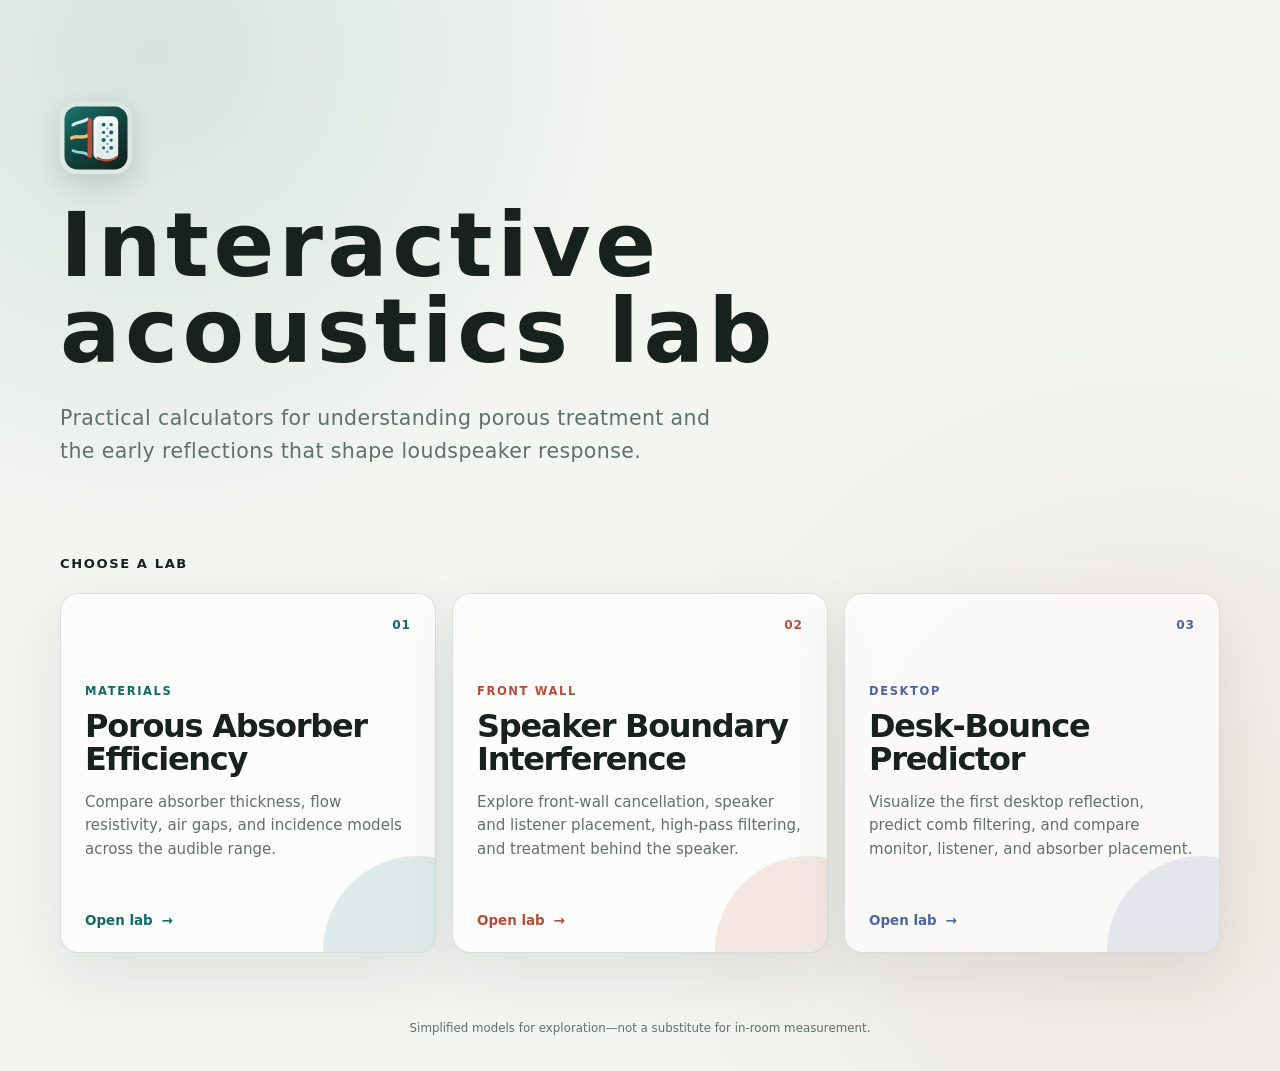
<file: index.html>
<!doctype html>
<html lang="en">
  <head>
    <meta charset="utf-8">
    <meta name="viewport" content="width=device-width, initial-scale=1">
    <meta name="description" content="Interactive tools for exploring acoustic absorption and boundary reflections.">
    <title>Acoustics Lab</title>
    <link rel="icon" href="./favicon.ico" sizes="any">
    <link rel="icon" href="./site-icon.svg" type="image/svg+xml">
    <link rel="icon" href="./site-icon.png" type="image/png" sizes="512x512">
    <link rel="apple-touch-icon" href="./apple-touch-icon.png" sizes="180x180">
    <link rel="stylesheet" href="./home.css">
  </head>
  <body>
    <main>
      <header class="hero">
        <img class="site-mark" src="./site-icon.svg" width="72" height="72" alt="">
        <h1>Interactive acoustics lab</h1>
        <p class="intro">
          Practical calculators for understanding porous treatment and the early reflections
          that shape loudspeaker response.
        </p>
      </header>

      <section class="tool-grid" aria-labelledby="tools-heading">
        <h2 id="tools-heading">Choose a lab</h2>

        <a class="tool-card absorber-card" href="./absorbers.html">
          <span class="card-number" aria-hidden="true">01</span>
          <div>
            <p class="card-kicker">Materials</p>
            <h3>Porous Absorber Efficiency</h3>
            <p>Compare absorber thickness, flow resistivity, air gaps, and incidence models across the audible range.</p>
          </div>
          <span class="card-action">Open lab <span aria-hidden="true">→</span></span>
        </a>

        <a class="tool-card sbir-card" href="./sbir.html">
          <span class="card-number" aria-hidden="true">02</span>
          <div>
            <p class="card-kicker">Front wall</p>
            <h3>Speaker Boundary Interference</h3>
            <p>Explore front-wall cancellation, speaker and listener placement, high-pass filtering, and treatment behind the speaker.</p>
          </div>
          <span class="card-action">Open lab <span aria-hidden="true">→</span></span>
        </a>

        <a class="tool-card desk-card" href="./desk.html">
          <span class="card-number" aria-hidden="true">03</span>
          <div>
            <p class="card-kicker">Desktop</p>
            <h3>Desk-Bounce Predictor</h3>
            <p>Visualize the first desktop reflection, predict comb filtering, and compare monitor, listener, and absorber placement.</p>
          </div>
          <span class="card-action">Open lab <span aria-hidden="true">→</span></span>
        </a>
      </section>
    </main>

    <footer>
      Simplified models for exploration—not a substitute for in-room measurement.
    </footer>
  </body>
</html>
</file>
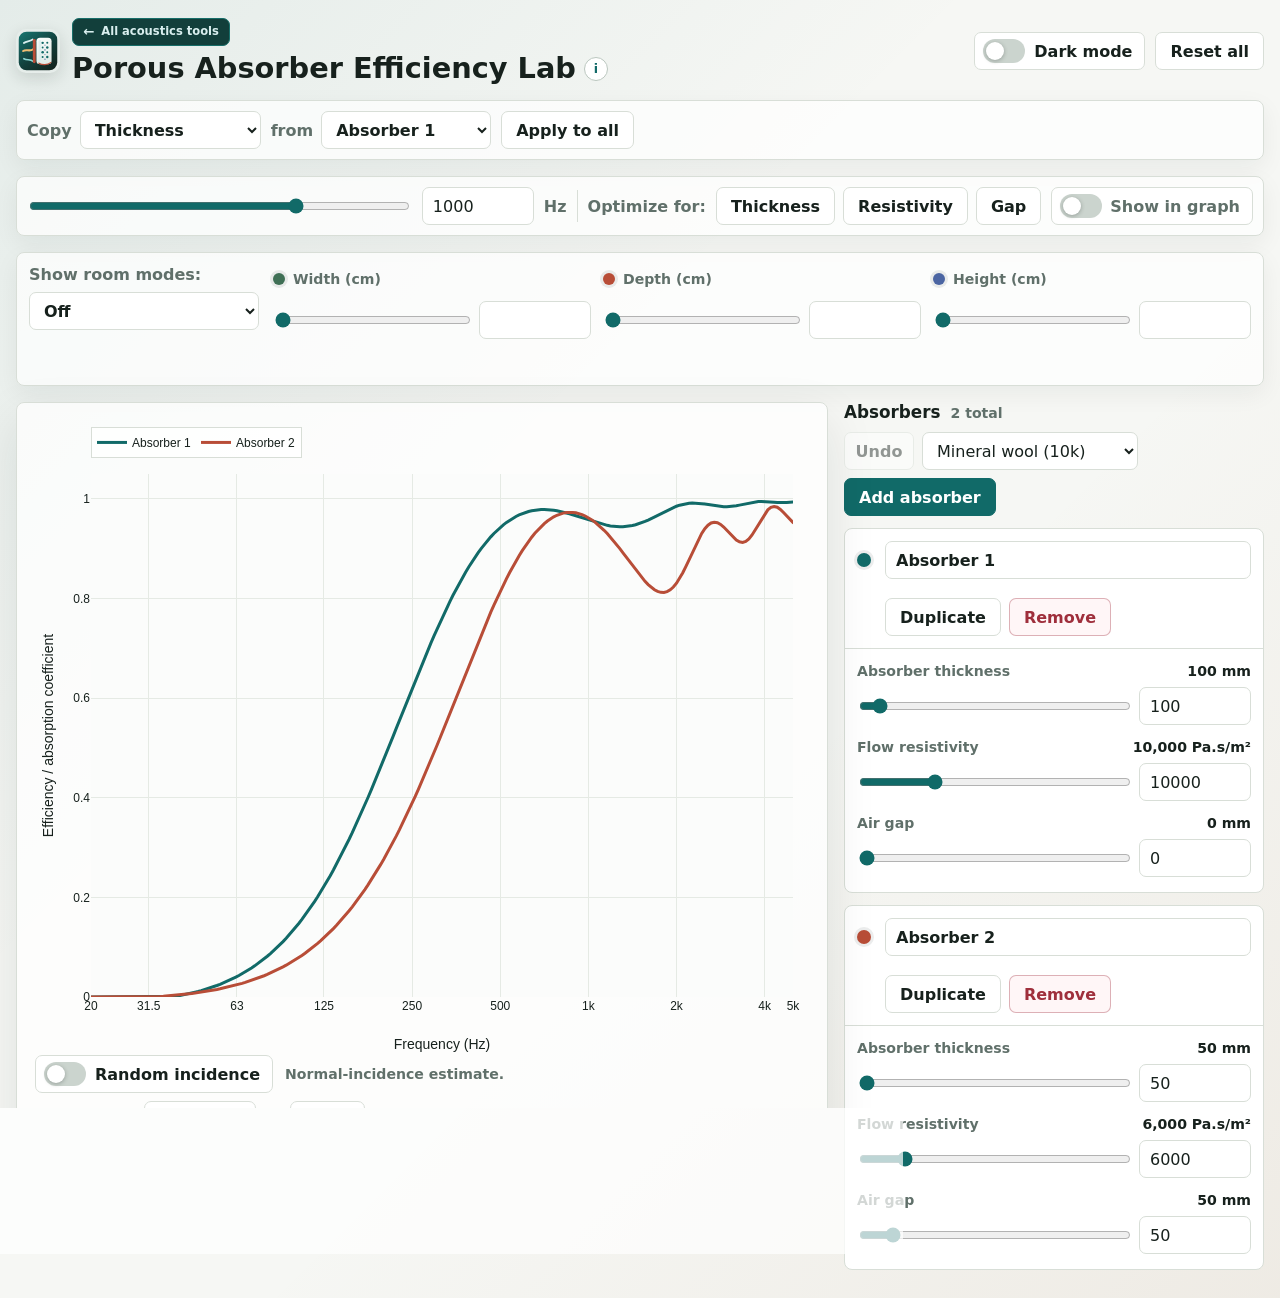
<file: absorbers.html>
<!doctype html>
<html lang="en">
  <head>
    <meta charset="utf-8">
    <meta name="viewport" content="width=device-width, initial-scale=1">
    <title>Porous Absorber Efficiency Lab</title>
    <link rel="icon" href="./favicon.ico" sizes="any">
    <link rel="icon" href="./site-icon.svg" type="image/svg+xml">
    <link rel="icon" href="./site-icon.png" type="image/png" sizes="512x512">
    <link rel="apple-touch-icon" href="./apple-touch-icon.png" sizes="180x180">
    <link rel="stylesheet" href="./styles.css?v=3">
    <link rel="stylesheet" href="./navigation.css">
    <script src="https://cdn.plot.ly/plotly-2.32.0.min.js" defer></script>
    <script src="./app.js?v=2" defer></script>
  </head>
  <body>
    <main class="app-shell">
      <header class="topbar">
        <div class="brand-lockup">
          <svg class="brand-icon" viewBox="0 0 1024 1024" width="44" height="44" aria-hidden="true" focusable="false">
            <defs>
              <linearGradient id="brandIconBg" x1="188" y1="102" x2="842" y2="940" gradientUnits="userSpaceOnUse">
                <stop offset="0" stop-color="#176e69"/>
                <stop offset="0.55" stop-color="#123f3b"/>
                <stop offset="1" stop-color="#14251f"/>
              </linearGradient>
              <linearGradient id="brandIconSlab" x1="484" y1="206" x2="800" y2="822" gradientUnits="userSpaceOnUse">
                <stop offset="0" stop-color="#fbfffc"/>
                <stop offset="1" stop-color="#dfe9e4"/>
              </linearGradient>
            </defs>
            <rect x="64" y="64" width="896" height="896" rx="184" fill="url(#brandIconBg)"/>
            <path d="M184 326 C246 280 312 296 388 244" fill="none" stroke="#d8eeee" stroke-width="44" stroke-linecap="round"/>
            <path d="M166 512 C238 462 318 534 402 470" fill="none" stroke="#efbd73" stroke-width="48" stroke-linecap="round"/>
            <path d="M184 692 C262 738 326 690 400 752" fill="none" stroke="#8bd8d4" stroke-width="40" stroke-linecap="round"/>
            <rect x="392" y="230" width="66" height="568" rx="33" fill="#b84d37"/>
            <rect x="476" y="202" width="352" height="620" rx="82" fill="#000000" opacity="0.18" transform="translate(16 18)"/>
            <rect x="476" y="202" width="352" height="620" rx="82" fill="url(#brandIconSlab)"/>
            <rect x="524" y="258" width="70" height="508" rx="35" fill="#d8eeee" opacity="0.72"/>
            <g fill="#116a68">
              <circle cx="620" cy="322" r="28"/>
              <circle cx="728" cy="322" r="24"/>
              <circle cx="620" cy="432" r="22"/>
              <circle cx="728" cy="432" r="29"/>
              <circle cx="620" cy="542" r="30"/>
              <circle cx="728" cy="542" r="22"/>
              <circle cx="620" cy="652" r="23"/>
              <circle cx="728" cy="652" r="28"/>
            </g>
            <g fill="#4b65a2" opacity="0.68">
              <circle cx="674" cy="376" r="16"/>
              <circle cx="674" cy="486" r="18"/>
              <circle cx="674" cy="596" r="16"/>
              <circle cx="674" cy="706" r="18"/>
            </g>
            <path d="M534 796 C604 842 740 844 808 782" fill="none" stroke="#b84d37" stroke-width="30" stroke-linecap="round"/>
          </svg>
          <div class="brand-copy">
            <nav class="tool-navigation" aria-label="Tool navigation">
              <a class="tool-home-link" href="./index.html">All acoustics tools</a>
            </nav>
            <div class="title-with-info">
              <h1>Porous Absorber Efficiency Lab</h1>
              <button
                class="model-info"
                type="button"
                aria-label="Based on Allard and Champoux 1992 models"
                aria-expanded="false"
                data-tooltip="Based on Allard &amp; Champoux (1992) models."
              >i</button>
            </div>
          </div>
        </div>
        <div class="top-actions" aria-label="Global controls">
          <label class="switch-control">
            <input id="darkMode" type="checkbox">
            <span class="switch-track" aria-hidden="true"></span>
            <span>Dark mode</span>
          </label>
          <button id="resetAllButton" class="secondary-button" type="button">Reset all</button>
        </div>
      </header>

      <section class="command-row" aria-label="Copy slider value">
        <label>
          <span>Copy</span>
          <select id="copyParameter"></select>
        </label>
        <label>
          <span>from</span>
          <select id="copySource"></select>
        </label>
        <button id="applyToVisibleButton" class="secondary-button" type="button">Apply to all</button>
      </section>

      <section class="command-row optimize-row" aria-label="Optimize absorber parameter">
        <input
          id="optimizeFrequencyRange"
          class="frequency-slider"
          type="range"
          min="0"
          max="1"
          step="any"
          aria-label="Optimize frequency"
        >
        <input
          id="optimizeFrequencyInput"
          class="frequency-input"
          type="number"
          max="5000"
          step="1"
          inputmode="numeric"
          aria-label="Optimize frequency value"
        >
        <span class="command-label">Hz</span>
        <span class="command-divider" aria-hidden="true"></span>
        <span class="command-label">Optimize for:</span>
        <div class="optimize-buttons" aria-label="Optimize parameter">
          <button class="secondary-button" type="button" data-optimize-param="thickness">Thickness</button>
          <button class="secondary-button" type="button" data-optimize-param="flowResistivity">Resistivity</button>
          <button class="secondary-button" type="button" data-optimize-param="airGap">Gap</button>
        </div>
        <label class="optimizer-visibility switch-control">
          <input id="optimizerLineVisible" type="checkbox">
          <span class="switch-track" aria-hidden="true"></span>
          <span>Show in graph</span>
        </label>
      </section>

      <section id="roomModesPanel" class="room-modes-panel" aria-label="Room mode controls">
        <div class="room-mode-select">
          <label>
            <span>Show room modes:</span>
            <select id="roomModeOrder">
              <option value="0">Off</option>
              <option value="1">1st order</option>
              <option value="2">2nd order</option>
              <option value="3">3rd order</option>
            </select>
          </label>
        </div>
        <div id="roomDimensionList" class="room-dimension-list"></div>
      </section>

      <section class="workspace">
        <section class="chart-panel" aria-label="Absorber chart">
          <div id="chart"></div>
          <div class="chart-footer">
            <div class="chart-summary-row">
              <label class="switch-control graph-incidence-control">
                <input id="randomIncidence" type="checkbox">
                <span class="switch-track" aria-hidden="true"></span>
                <span>Random incidence</span>
              </label>
              <div id="chartStatus" class="chart-status" role="status"></div>
            </div>
            <div class="temperature-control">
              <label class="temperature-field" for="airTemperature">
                <span>Temperature</span>
                <input
                  id="airTemperature"
                  type="number"
                  min="-20"
                  max="40"
                  step="1"
                  inputmode="numeric"
                  aria-label="Air temperature in Celsius"
                >
                <span>°C</span>
              </label>
              <button id="resetAirTemperatureButton" class="quiet-button" type="button">Reset</button>
            </div>
          </div>
        </section>

        <aside class="control-panel" aria-label="Absorber controls">
          <div class="panel-heading">
            <div class="panel-title">
              <h2>Absorbers</h2>
              <span id="absorberCount"></span>
            </div>
            <div class="panel-actions">
              <button id="undoButton" class="icon-button" type="button" title="Undo">Undo</button>
              <select id="absorberPreset" aria-label="Absorber preset"></select>
              <button id="addAbsorberButton" class="primary-button" type="button">Add absorber</button>
            </div>
          </div>
          <div id="absorberList" class="absorber-list"></div>
        </aside>
      </section>
    </main>
  </body>
</html>
</file>
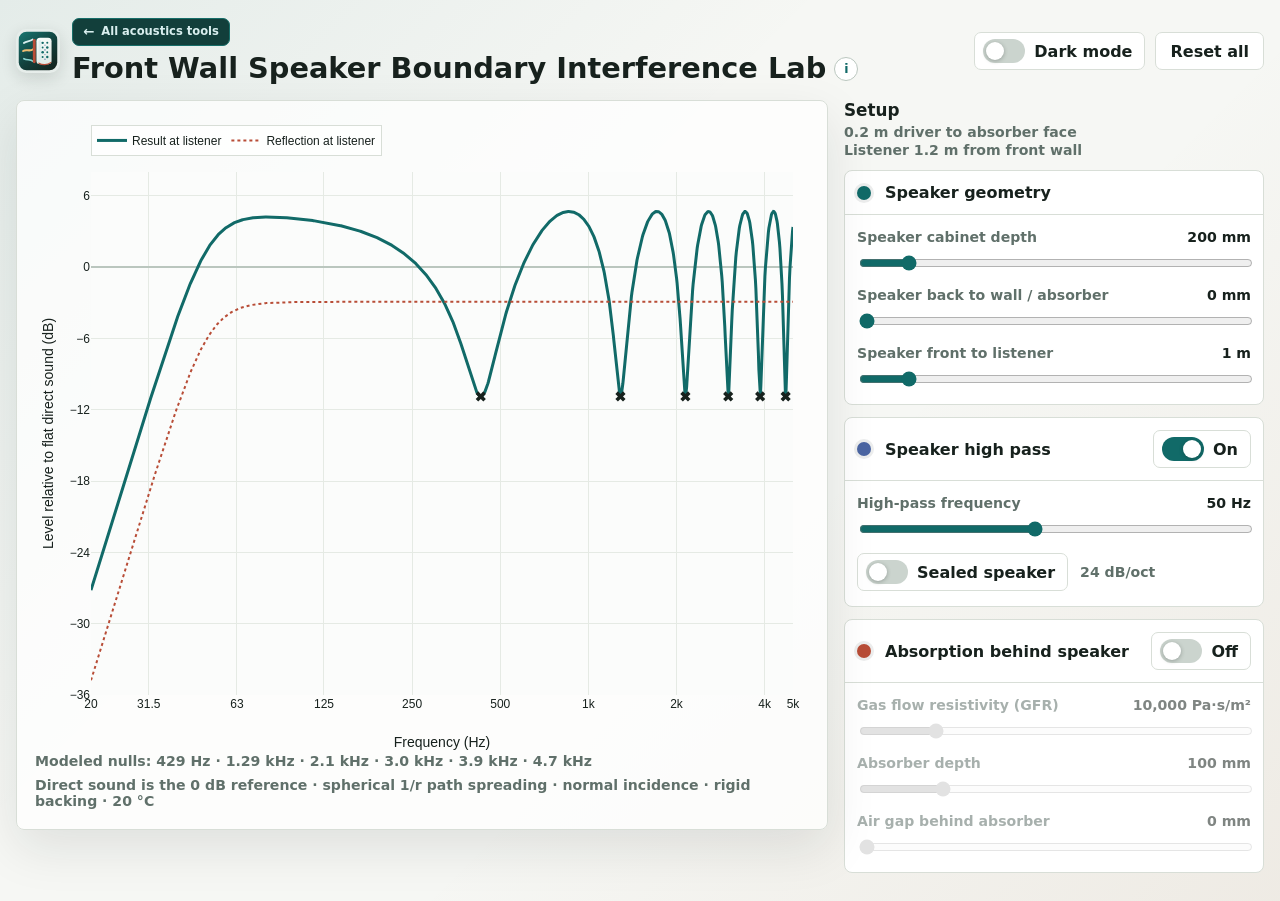
<file: sbir.html>
<!doctype html>
<html lang="en">
  <head>
    <meta charset="utf-8">
    <meta name="viewport" content="width=device-width, initial-scale=1">
    <title>Front Wall SBIR Lab</title>
    <link rel="icon" href="./favicon.ico" sizes="any">
    <link rel="icon" href="./site-icon.svg" type="image/svg+xml">
    <link rel="icon" href="./site-icon.png" type="image/png" sizes="512x512">
    <link rel="apple-touch-icon" href="./apple-touch-icon.png" sizes="180x180">
    <link rel="stylesheet" href="./styles.css?v=4">
    <link rel="stylesheet" href="./navigation.css">
    <script src="https://cdn.plot.ly/plotly-2.32.0.min.js" defer></script>
    <script src="./sbir.js?v=5" defer></script>
  </head>
  <body>
    <main class="app-shell">
      <header class="topbar">
        <div class="brand-lockup">
          <svg class="brand-icon" viewBox="0 0 1024 1024" width="44" height="44" aria-hidden="true" focusable="false">
            <defs>
              <linearGradient id="sbirBrandIconBg" x1="188" y1="102" x2="842" y2="940" gradientUnits="userSpaceOnUse">
                <stop offset="0" stop-color="#176e69"/>
                <stop offset="0.55" stop-color="#123f3b"/>
                <stop offset="1" stop-color="#14251f"/>
              </linearGradient>
              <linearGradient id="sbirBrandIconSlab" x1="484" y1="206" x2="800" y2="822" gradientUnits="userSpaceOnUse">
                <stop offset="0" stop-color="#fbfffc"/>
                <stop offset="1" stop-color="#dfe9e4"/>
              </linearGradient>
            </defs>
            <rect x="64" y="64" width="896" height="896" rx="184" fill="url(#sbirBrandIconBg)"/>
            <path d="M184 326 C246 280 312 296 388 244" fill="none" stroke="#d8eeee" stroke-width="44" stroke-linecap="round"/>
            <path d="M166 512 C238 462 318 534 402 470" fill="none" stroke="#efbd73" stroke-width="48" stroke-linecap="round"/>
            <path d="M184 692 C262 738 326 690 400 752" fill="none" stroke="#8bd8d4" stroke-width="40" stroke-linecap="round"/>
            <rect x="392" y="230" width="66" height="568" rx="33" fill="#b84d37"/>
            <rect x="476" y="202" width="352" height="620" rx="82" fill="#000000" opacity="0.18" transform="translate(16 18)"/>
            <rect x="476" y="202" width="352" height="620" rx="82" fill="url(#sbirBrandIconSlab)"/>
            <rect x="524" y="258" width="70" height="508" rx="35" fill="#d8eeee" opacity="0.72"/>
            <g fill="#116a68">
              <circle cx="620" cy="322" r="28"/>
              <circle cx="728" cy="322" r="24"/>
              <circle cx="620" cy="432" r="22"/>
              <circle cx="728" cy="432" r="29"/>
              <circle cx="620" cy="542" r="30"/>
              <circle cx="728" cy="542" r="22"/>
              <circle cx="620" cy="652" r="23"/>
              <circle cx="728" cy="652" r="28"/>
            </g>
            <g fill="#4b65a2" opacity="0.68">
              <circle cx="674" cy="376" r="16"/>
              <circle cx="674" cy="486" r="18"/>
              <circle cx="674" cy="596" r="16"/>
              <circle cx="674" cy="706" r="18"/>
            </g>
            <path d="M534 796 C604 842 740 844 808 782" fill="none" stroke="#b84d37" stroke-width="30" stroke-linecap="round"/>
          </svg>
          <div class="brand-copy">
            <nav class="tool-navigation" aria-label="Tool navigation">
              <a class="tool-home-link" href="./index.html">All acoustics tools</a>
            </nav>
            <div class="title-with-info">
              <h1>Front Wall Speaker Boundary Interference Lab</h1>
              <button
                class="model-info"
                type="button"
                aria-label="Allard and Champoux 1992 absorber model with image-source SBIR"
                aria-expanded="false"
                data-tooltip="Allard &amp; Champoux (1992) absorber model with image-source SBIR."
              >i</button>
            </div>
          </div>
        </div>
        <div class="top-actions" aria-label="Global controls">
          <label class="switch-control">
            <input id="darkMode" type="checkbox">
            <span class="switch-track" aria-hidden="true"></span>
            <span>Dark mode</span>
          </label>
          <button id="resetAllButton" class="secondary-button" type="button">Reset all</button>
        </div>
      </header>

      <section class="workspace">
        <section class="chart-panel" aria-label="SBIR frequency response chart">
          <div id="chart"></div>
          <div class="chart-footer">
            <div class="chart-summary-row">
              <div id="chartStatus" class="chart-status" role="status"></div>
            </div>
            <div class="chart-status">
              Direct sound is the 0 dB reference · spherical 1/r path spreading · normal incidence · rigid backing · 20 °C
            </div>
          </div>
        </section>

        <aside class="control-panel" aria-label="SBIR controls">
          <div class="panel-heading">
            <div class="panel-title setup-title">
              <h2>Setup</h2>
              <div class="setup-info chart-status">
                <span id="driverDistance"></span>
                <span id="listenerWallDistance"></span>
              </div>
            </div>
          </div>

          <div class="absorber-list">
            <section class="absorber-card" aria-labelledby="geometryHeading">
              <div class="absorber-header">
                <span class="trace-swatch" style="background: var(--accent)" aria-hidden="true"></span>
                <strong id="geometryHeading">Speaker geometry</strong>
              </div>
              <div class="absorber-body">
                <label class="slider-field" for="cabinetDepth">
                  <span class="slider-label">
                    <span>Speaker cabinet depth</span>
                    <strong id="cabinetDepthValue"></strong>
                  </span>
                  <input id="cabinetDepth" type="range" min="100" max="1000" step="10">
                </label>

                <label class="slider-field" for="rearDistance">
                  <span class="slider-label">
                    <span>Speaker back to wall / absorber</span>
                    <strong id="rearDistanceValue"></strong>
                  </span>
                  <input id="rearDistance" type="range" min="0" max="2000" step="10">
                </label>

                <label class="slider-field" for="listenerDistance">
                  <span class="slider-label">
                    <span>Speaker front to listener</span>
                    <strong id="listenerDistanceValue"></strong>
                  </span>
                  <input id="listenerDistance" type="range" min="500" max="5000" step="100">
                </label>
              </div>
            </section>

            <section id="highPassCard" class="absorber-card" aria-labelledby="highPassHeading">
              <div class="absorber-header">
                <span class="trace-swatch" style="background: #4b65a2" aria-hidden="true"></span>
                <div class="absorber-title-row sbir-card-title-row">
                  <strong id="highPassHeading">Speaker high pass</strong>
                  <label class="switch-control">
                    <input id="highPassEnabled" type="checkbox" aria-label="Enable speaker high pass">
                    <span class="switch-track" aria-hidden="true"></span>
                    <span id="highPassEnabledLabel">On</span>
                  </label>
                </div>
              </div>
              <div class="absorber-body">
                <label class="slider-field" for="highPassFrequency">
                  <span class="slider-label">
                    <span>High-pass frequency</span>
                    <strong id="highPassFrequencyValue"></strong>
                  </span>
                  <input id="highPassFrequency" type="range" min="10" max="100" step="5">
                </label>

                <div class="chart-summary-row">
                  <label class="switch-control">
                    <input id="sealedSpeaker" type="checkbox" aria-label="Sealed speaker roll-off">
                    <span class="switch-track" aria-hidden="true"></span>
                    <span>Sealed speaker</span>
                  </label>
                  <span id="highPassSlope" class="chart-status"></span>
                </div>
              </div>
            </section>

            <section id="absorptionCard" class="absorber-card" aria-labelledby="absorptionHeading">
              <div class="absorber-header">
                <span class="trace-swatch" style="background: #b84d37" aria-hidden="true"></span>
                <div class="absorber-title-row sbir-card-title-row">
                  <strong id="absorptionHeading">Absorption behind speaker</strong>
                  <label class="switch-control">
                    <input id="absorptionEnabled" type="checkbox" aria-label="Enable absorption behind speaker">
                    <span class="switch-track" aria-hidden="true"></span>
                    <span id="absorptionEnabledLabel">Off</span>
                  </label>
                </div>
              </div>
              <div class="absorber-body">
                <label class="slider-field" for="flowResistivity">
                  <span class="slider-label">
                    <span>Gas flow resistivity (GFR)</span>
                    <strong id="flowResistivityValue"></strong>
                  </span>
                  <input id="flowResistivity" type="range" min="1000" max="50000" step="500">
                </label>

                <label class="slider-field" for="absorberDepth">
                  <span class="slider-label">
                    <span>Absorber depth</span>
                    <strong id="absorberDepthValue"></strong>
                  </span>
                  <input id="absorberDepth" type="range" min="0" max="500" step="10">
                </label>

                <label class="slider-field" for="airGap">
                  <span class="slider-label">
                    <span>Air gap behind absorber</span>
                    <strong id="airGapValue"></strong>
                  </span>
                  <input id="airGap" type="range" min="0" max="500" step="10">
                </label>
              </div>
            </section>
          </div>
        </aside>
      </section>
    </main>
  </body>
</html>
</file>
<file: home.css>
:root {
  color-scheme: light dark;
  --bg: #f3f5f1;
  --surface: rgba(255, 255, 255, 0.72);
  --ink: #17211d;
  --muted: #60706a;
  --line: rgba(23, 33, 29, 0.14);
  --accent: #116a68;
  --accent-soft: #d8eeee;
  --warm: #b84d37;
  --blue: #4b65a2;
  --shadow: 0 22px 60px rgba(23, 33, 29, 0.09);
  font-family: Inter, ui-sans-serif, system-ui, -apple-system, BlinkMacSystemFont, "Segoe UI", sans-serif;
}

* {
  box-sizing: border-box;
}

body {
  min-height: 100vh;
  margin: 0;
  background:
    radial-gradient(circle at 12% 5%, rgba(17, 106, 104, 0.13), transparent 30rem),
    radial-gradient(circle at 90% 80%, rgba(184, 77, 55, 0.09), transparent 34rem),
    var(--bg);
  color: var(--ink);
}

main {
  width: min(1160px, calc(100% - 40px));
  margin: 0 auto;
  padding: clamp(48px, 8vw, 104px) 0 48px;
}

.hero {
  max-width: 790px;
  margin-bottom: clamp(52px, 8vw, 88px);
}

.hero h1 {
    letter-spacing: 0.05em;
}

.site-mark {
  display: block;
  margin-bottom: 28px;
  border-radius: 16px;
  box-shadow: 0 10px 28px rgba(23, 33, 29, 0.16);
}

.eyebrow,
.card-kicker {
  margin: 0 0 12px;
  color: var(--accent);
  font-size: 0.72rem;
  font-weight: 800;
  letter-spacing: 0.14em;
  text-transform: uppercase;
}

h1 {
  max-width: 760px;
  margin: 0;
  font-size: clamp(2.75rem, 7vw, 5.8rem);
  font-weight: 690;
  letter-spacing: -0.065em;
  line-height: 0.96;
}

.intro {
  max-width: 670px;
  margin: 28px 0 0;
  color: var(--muted);
  font-size: clamp(1.05rem, 2vw, 1.28rem);
  line-height: 1.6;
  /* wider kerning */
  letter-spacing: 0.02em;
}

.tool-grid {
  display: grid;
  grid-template-columns: repeat(3, minmax(0, 1fr));
  gap: 16px;
}

.tool-grid > h2 {
  grid-column: 1 / -1;
  margin: 0 0 6px;
  font-size: 0.82rem;
  letter-spacing: 0.12em;
  text-transform: uppercase;
}

.tool-card {
  min-height: 360px;
  display: flex;
  flex-direction: column;
  justify-content: space-between;
  padding: 24px;
  overflow: hidden;
  position: relative;
  border: 1px solid var(--line);
  border-radius: 18px;
  background: var(--surface);
  box-shadow: var(--shadow);
  color: var(--ink);
  text-decoration: none;
  transition: border-color 160ms ease, transform 160ms ease, box-shadow 160ms ease;
}

.tool-card::after {
  content: "";
  width: 190px;
  height: 190px;
  position: absolute;
  right: -78px;
  bottom: -94px;
  border-radius: 50%;
  background: var(--card-accent);
  opacity: 0.12;
  transition: transform 200ms ease, opacity 200ms ease;
}

.absorber-card { --card-accent: var(--accent); }
.sbir-card { --card-accent: var(--warm); }
.desk-card { --card-accent: var(--blue); }

.tool-card:hover {
  border-color: var(--card-accent);
  box-shadow: 0 26px 68px rgba(23, 33, 29, 0.14);
  transform: translateY(-4px);
}

.tool-card:hover::after {
  opacity: 0.2;
  transform: scale(1.12);
}

.tool-card:focus-visible {
  outline: 3px solid var(--card-accent);
  outline-offset: 4px;
}

.card-number {
  align-self: flex-end;
  color: var(--card-accent);
  font-size: 0.76rem;
  font-weight: 800;
  letter-spacing: 0.08em;
}

.card-kicker {
  color: var(--card-accent);
}

.tool-card h3 {
  margin: 0 0 14px;
  font-size: clamp(1.45rem, 2.5vw, 2rem);
  font-weight: 680;
  letter-spacing: -0.04em;
  line-height: 1.05;
}

.tool-card p:not(.card-kicker) {
  margin: 0;
  color: var(--muted);
  font-size: 0.94rem;
  line-height: 1.55;
}

.card-action {
  position: relative;
  z-index: 1;
  color: var(--card-accent);
  font-size: 0.84rem;
  font-weight: 800;
}

.card-action span {
  display: inline-block;
  margin-left: 4px;
  transition: transform 160ms ease;
}

.tool-card:hover .card-action span {
  transform: translateX(4px);
}

footer {
  width: min(1160px, calc(100% - 40px));
  margin: 0 auto;
  padding: 20px 0 36px;
  color: var(--muted);
  font-size: 0.74rem;
  text-align: center;
}

@media (max-width: 840px) {
  .tool-grid {
    grid-template-columns: 1fr;
  }

  .tool-card {
    min-height: 280px;
  }
}

@media (prefers-color-scheme: dark) {
  :root {
    --bg: #121713;
    --surface: rgba(27, 34, 30, 0.78);
    --ink: #edf3ee;
    --muted: #a9b8b0;
    --line: rgba(237, 243, 238, 0.14);
    --accent: #4fb7b2;
    --accent-soft: #173c3b;
    --warm: #ef9a83;
    --blue: #9eb4ed;
    --shadow: 0 22px 60px rgba(0, 0, 0, 0.28);
  }
}

@media (prefers-reduced-motion: reduce) {
  .tool-card,
  .tool-card::after,
  .card-action span {
    transition: none;
  }
}
</file>
<file: styles.css>
:root {
  color-scheme: light;
  --bg: #f6f7f4;
  --surface: #ffffff;
  --surface-strong: #eef2ec;
  --panel-bg: rgba(255, 255, 255, 0.72);
  --chart-bg: #fbfcfb;
  --card-muted: #f7f8f7;
  --ink: #17211d;
  --muted: #60706a;
  --line: #d8ded7;
  --line-strong: #bac6be;
  --grid: #e5eae4;
  --danger-bg: #fff6f7;
  --legend-bg: rgba(255, 255, 255, 0.78);
  --accent: #116a68;
  --accent-strong: #0b504e;
  --accent-soft: #d8eeee;
  --danger: #9f2f3c;
  --wash-a: rgba(17, 106, 104, 0.08);
  --wash-b: rgba(148, 91, 42, 0.08);
  --soft-shadow: 0 8px 24px rgba(23, 33, 29, 0.06);
  --swatch-ring: rgba(23, 33, 29, 0.08);
  --shadow: 0 18px 50px rgba(23, 33, 29, 0.1);
  font-family:
    Inter, ui-sans-serif, system-ui, -apple-system, BlinkMacSystemFont, "Segoe UI",
    sans-serif;
}

:root[data-theme="dark"] {
  color-scheme: dark;
  --bg: #121713;
  --surface: #1b221e;
  --surface-strong: #232c27;
  --panel-bg: rgba(27, 34, 30, 0.82);
  --chart-bg: #151b18;
  --card-muted: #171d19;
  --ink: #edf3ee;
  --muted: #a9b8b0;
  --line: #344139;
  --line-strong: #4c5c53;
  --grid: #2a352f;
  --danger-bg: #2a171a;
  --legend-bg: rgba(27, 34, 30, 0.86);
  --accent: #4fb7b2;
  --accent-strong: #8bd8d4;
  --accent-soft: #173c3b;
  --danger: #f08b99;
  --wash-a: rgba(79, 183, 178, 0.12);
  --wash-b: rgba(188, 135, 74, 0.1);
  --soft-shadow: 0 8px 24px rgba(0, 0, 0, 0.24);
  --swatch-ring: rgba(237, 243, 238, 0.12);
  --shadow: 0 18px 50px rgba(0, 0, 0, 0.34);
}

* {
  box-sizing: border-box;
}

body {
  margin: 0;
  min-height: 100vh;
  background:
    linear-gradient(135deg, var(--wash-a), transparent 38%),
    linear-gradient(315deg, var(--wash-b), transparent 40%),
    var(--bg);
  color: var(--ink);
}

button,
input,
select {
  font: inherit;
}

button,
select,
input[type="number"],
input[type="text"] {
  border: 1px solid var(--line);
  border-radius: 7px;
}

button {
  cursor: pointer;
}

button:disabled {
  cursor: not-allowed;
  opacity: 0.45;
}

.app-shell {
  width: min(1540px, calc(100vw - 32px));
  margin: 0 auto;
  padding: 18px 0 28px;
}

.topbar {
  position: relative;
  z-index: 100;
  display: flex;
  align-items: center;
  justify-content: space-between;
  gap: 20px;
  margin-bottom: 16px;
}

.brand-lockup {
  min-width: 0;
  display: flex;
  align-items: center;
  gap: 12px;
}

.brand-icon {
  width: 44px;
  height: 44px;
  display: block;
  flex: 0 0 auto;
  border-radius: 10px;
  box-shadow: 0 5px 16px rgba(23, 33, 29, 0.14);
}

.brand-copy {
  min-width: 0;
}

.title-with-info {
  min-width: 0;
  display: flex;
  align-items: center;
  gap: 8px;
}

.model-info {
  width: 24px;
  height: 24px;
  min-height: 24px;
  position: relative;
  flex: 0 0 auto;
  display: inline-grid;
  place-items: center;
  padding: 0;
  border-color: var(--line-strong);
  border-radius: 50%;
  background: var(--surface);
  color: var(--accent);
  font-size: 0.78rem;
  font-weight: 840;
}

.model-info::after {
  content: attr(data-tooltip);
  width: max-content;
  max-width: min(340px, calc(100vw - 32px));
  position: absolute;
  z-index: 20;
  top: calc(100% + 8px);
  right: 0;
  padding: 8px 10px;
  border: 1px solid var(--line);
  border-radius: 7px;
  background: var(--surface);
  box-shadow: var(--soft-shadow);
  color: var(--ink);
  font-size: 0.78rem;
  font-weight: 680;
  line-height: 1.35;
  text-align: left;
  white-space: normal;
  opacity: 0;
  visibility: hidden;
  pointer-events: none;
  transform: translateY(-3px);
  transition:
    opacity 120ms ease,
    transform 120ms ease,
    visibility 120ms ease;
}

.model-info:hover::after,
.model-info:focus-visible::after,
.model-info[aria-expanded="true"]::after {
  opacity: 1;
  visibility: visible;
  transform: translateY(0);
}

.eyebrow {
  margin: 0 0 5px;
  color: var(--accent);
  font-size: 0.75rem;
  font-weight: 760;
  letter-spacing: 0;
  text-transform: none;
}

h1,
h2,
h3,
p {
  margin-top: 0;
}

h1 {
  margin-bottom: 0;
  font-size: 1.8rem;
  line-height: 1.08;
  letter-spacing: 0;
}

.top-actions,
.command-row {
  display: flex;
  align-items: center;
  gap: 10px;
  flex-wrap: wrap;
}

.command-row {
  min-height: 58px;
  margin-bottom: 16px;
  padding: 10px;
  border: 1px solid var(--line);
  border-radius: 8px;
  background: var(--panel-bg);
  box-shadow: var(--soft-shadow);
}

.command-row label {
  display: flex;
  align-items: center;
  gap: 8px;
  color: var(--muted);
  font-weight: 680;
}

.command-label {
  color: var(--muted);
  font-weight: 760;
  white-space: nowrap;
}

.optimize-row {
  align-items: center;
}

.command-divider {
  width: 1px;
  height: 32px;
  background: var(--line);
}

.frequency-slider {
  flex: 1 1 300px;
  max-width: 560px;
}

.frequency-input {
  width: 118px;
}

.optimize-buttons {
  display: flex;
  gap: 8px;
  flex-wrap: wrap;
}

.optimizer-visibility {
  display: flex;
  align-items: center;
  gap: 8px;
  margin-left: auto;
  color: var(--muted);
  font-weight: 760;
}

.room-modes-panel {
  display: grid;
  grid-template-columns: 230px minmax(0, 1fr);
  gap: 14px;
  align-items: start;
  margin-bottom: 16px;
  padding: 12px;
  border: 1px solid var(--line);
  border-radius: 8px;
  background: var(--panel-bg);
  box-shadow: var(--soft-shadow);
}

.room-mode-select label {
  display: grid;
  gap: 8px;
  color: var(--muted);
  font-weight: 760;
}

.room-mode-select select {
  width: 100%;
}

.room-dimension-list {
  display: grid;
  grid-template-columns: repeat(3, minmax(0, 1fr));
  gap: 12px;
}

.room-dimension-field {
  display: grid;
  gap: 8px;
}

.room-dimension-toggle {
  display: inline-flex;
  align-items: center;
  gap: 8px;
  width: fit-content;
  min-height: 28px;
  padding: 0;
  border: 0;
  border-radius: 0;
  background: transparent;
  color: var(--muted);
  font-size: 0.88rem;
  font-weight: 780;
  text-align: left;
}

.room-dimension-toggle[aria-pressed="false"] {
  opacity: 0.5;
}

.room-dimension-toggle[aria-pressed="false"] .room-swatch {
  background: transparent !important;
  box-shadow:
    inset 0 0 0 2px currentColor,
    0 0 0 3px var(--swatch-ring);
}

.room-swatch {
  width: 12px;
  height: 12px;
  border-radius: 50%;
  box-shadow: 0 0 0 3px var(--swatch-ring);
}

.room-dimension-controls {
  display: grid;
  grid-template-columns: minmax(0, 1fr) 112px;
  gap: 10px;
  align-items: center;
}

.room-harmonic-row {
  display: grid;
  grid-template-columns: minmax(0, 1fr) 112px;
  gap: 10px;
}

.room-harmonic-buttons {
  display: grid;
  grid-template-columns: repeat(3, minmax(0, 1fr));
  gap: 5px;
  min-height: 26px;
}

.room-harmonic-buttons .room-harmonic-button {
  min-width: 0;
  min-height: 26px;
  padding: 0 6px;
  font-size: 0.78rem;
}

.room-harmonic-buttons .room-harmonic-button.is-hidden {
  visibility: hidden;
  pointer-events: none;
}

select,
input[type="number"],
input[type="text"] {
  min-height: 38px;
  background: var(--surface);
  color: var(--ink);
  padding: 0 10px;
}

select {
  min-width: 170px;
}

.primary-button,
.secondary-button,
.quiet-button,
.danger-button,
.icon-button {
  min-height: 38px;
  display: inline-flex;
  align-items: center;
  justify-content: center;
  gap: 7px;
  padding: 0 14px;
  font-weight: 760;
  transition:
    transform 140ms ease,
    border-color 140ms ease,
    background 140ms ease;
}

.primary-button {
  border-color: var(--accent);
  background: var(--accent);
  color: white;
}

.secondary-button,
.quiet-button,
.icon-button {
  background: var(--surface);
  color: var(--ink);
}

.danger-button {
  border-color: rgba(159, 47, 60, 0.35);
  background: var(--danger-bg);
  color: var(--danger);
}

.icon-button {
  min-width: 70px;
  padding: 0;
}

button:not(:disabled):hover {
  transform: translateY(-1px);
}

button:not(:disabled):active {
  transform: translateY(0);
}

.switch-control {
  min-height: 38px;
  display: inline-flex;
  align-items: center;
  gap: 9px;
  padding: 0 12px 0 8px;
  border: 1px solid var(--line);
  border-radius: 7px;
  background: var(--surface);
  color: var(--ink);
  font-weight: 760;
  cursor: pointer;
  user-select: none;
}

.switch-control input {
  position: absolute;
  inline-size: 1px;
  block-size: 1px;
  opacity: 0;
  pointer-events: none;
}

.switch-track {
  width: 42px;
  height: 24px;
  position: relative;
  border-radius: 999px;
  background: #cbd4ce;
  transition: background 160ms ease;
}

.switch-track::after {
  content: "";
  position: absolute;
  top: 3px;
  left: 3px;
  width: 18px;
  height: 18px;
  border-radius: 50%;
  background: white;
  box-shadow: 0 1px 4px rgba(23, 33, 29, 0.3);
  transition: transform 160ms ease;
}

.switch-control input:checked + .switch-track {
  background: var(--accent);
}

.switch-control input:checked + .switch-track::after {
  transform: translateX(18px);
}

.workspace {
  display: grid;
  grid-template-columns: minmax(0, 1fr) minmax(330px, 420px);
  gap: 16px;
  align-items: start;
}

.chart-panel {
  border: 1px solid var(--line);
  border-radius: 8px;
  background: var(--panel-bg);
  box-shadow: var(--shadow);
}

.chart-panel {
  min-height: 670px;
  padding: 12px;
  position: sticky;
  top: 18px;
}

#chart {
  width: 100%;
  height: 640px;
}

.chart-footer {
  min-height: 46px;
  display: grid;
  gap: 8px;
  padding: 0 6px 8px;
}

.chart-summary-row {
  display: flex;
  align-items: center;
  gap: 12px;
  flex-wrap: wrap;
}

.graph-incidence-control {
  flex: 0 0 auto;
}

.temperature-control {
  display: inline-flex;
  align-items: center;
  gap: 8px;
  width: fit-content;
  color: var(--muted);
  font-size: 0.88rem;
  font-weight: 760;
  white-space: nowrap;
}

.temperature-field {
  display: inline-flex;
  align-items: center;
  gap: 8px;
}

.temperature-field input {
  width: 68px;
}

.chart-status {
  min-width: 0;
  color: var(--muted);
  font-size: 0.88rem;
  font-weight: 680;
}

.control-panel {
  padding: 0;
}

.panel-heading {
  display: flex;
  align-items: center;
  justify-content: space-between;
  gap: 10px;
  margin-bottom: 12px;
  flex-wrap: wrap;
}

.panel-title {
  display: flex;
  align-items: baseline;
  gap: 10px;
}

.setup-title {
  align-items: flex-start;
  flex-direction: column;
  gap: 4px;
}

.setup-info {
  display: grid;
  gap: 2px;
}

.panel-actions {
  display: flex;
  align-items: center;
  gap: 8px;
  flex-wrap: wrap;
}

.panel-actions select {
  min-width: 190px;
}

.panel-heading h2 {
  margin-bottom: 0;
  font-size: 1.05rem;
}

#absorberCount {
  color: var(--muted);
  font-size: 0.88rem;
  font-weight: 700;
}

.absorber-list {
  display: grid;
  gap: 12px;
}

.absorber-card {
  border: 1px solid var(--line);
  border-radius: 8px;
  background: var(--surface);
  overflow: hidden;
}

.absorber-header {
  display: grid;
  grid-template-columns: 18px minmax(0, 1fr);
  gap: 10px;
  align-items: center;
  padding: 12px;
  border-bottom: 1px solid var(--line);
}

.trace-swatch {
  width: 14px;
  height: 14px;
  border-radius: 50%;
  box-shadow: 0 0 0 3px var(--swatch-ring);
}

.absorber-title-row {
  display: flex;
  align-items: center;
  gap: 8px;
}

.sbir-card-title-row {
  justify-content: space-between;
  min-width: 0;
}

.absorber-card[data-enabled="false"] .absorber-body {
  opacity: 0.55;
}

.absorber-title-row input[type="text"] {
  width: 100%;
  min-width: 0;
  font-weight: 800;
}

.absorber-actions {
  grid-column: 2;
  display: flex;
  gap: 8px;
  flex-wrap: wrap;
  margin-top: 9px;
}

.absorber-body {
  display: grid;
  gap: 14px;
  padding: 14px 12px 15px;
}

.slider-field {
  display: grid;
  gap: 8px;
}

.slider-label {
  display: flex;
  justify-content: space-between;
  gap: 10px;
  color: var(--muted);
  font-size: 0.88rem;
  font-weight: 780;
}

.slider-label strong {
  color: var(--ink);
  font-weight: 840;
}

.slider-control-row {
  display: grid;
  grid-template-columns: minmax(0, 1fr) 112px;
  gap: 10px;
  align-items: center;
}

input[type="range"] {
  width: 100%;
  min-width: 0;
  accent-color: var(--accent);
}

input[type="number"] {
  width: 112px;
}

.empty-state {
  min-height: 170px;
  display: grid;
  place-items: center;
  padding: 22px;
  border: 1px dashed var(--line-strong);
  border-radius: 8px;
  color: var(--muted);
  text-align: center;
  font-weight: 720;
}

@media (max-width: 1040px) {
  .topbar {
    align-items: flex-start;
    flex-direction: column;
  }

  .workspace {
    grid-template-columns: 1fr;
  }

  .room-modes-panel {
    grid-template-columns: 1fr;
  }

  .room-modes-panel[data-room-modes-enabled="false"] {
    grid-template-columns: 1fr;
  }

  .chart-panel {
    position: static;
  }
}

@media (max-width: 640px) {
  .app-shell {
    width: min(100vw - 20px, 1540px);
    padding-top: 14px;
  }

  h1 {
    font-size: 1.55rem;
    line-height: 1.02;
  }

  .brand-lockup {
    align-items: flex-start;
    gap: 10px;
  }

  .brand-icon {
    width: 38px;
    height: 38px;
    border-radius: 9px;
  }

  .top-actions,
  .command-row {
    width: 100%;
  }

  .top-actions > *,
  .command-row label,
  .command-row button,
  .command-label,
  .command-divider,
  .frequency-slider,
  .frequency-input,
  .optimize-buttons,
  .optimizer-visibility {
    width: 100%;
  }

  .command-row label {
    align-items: flex-start;
    flex-direction: column;
  }

  .switch-control {
    justify-content: flex-start;
  }

  .command-row .switch-control {
    align-items: center;
    flex-direction: row;
  }

  select {
    width: 100%;
  }

  .optimize-buttons {
    display: grid;
    grid-template-columns: 1fr;
  }

  .optimizer-visibility {
    margin-left: 0;
  }

  .command-divider {
    height: 1px;
  }

  .room-dimension-list {
    grid-template-columns: 1fr;
  }

  .room-dimension-controls,
  .room-harmonic-row {
    grid-template-columns: 1fr;
  }

  .chart-panel {
    min-height: 460px;
    padding: 8px;
  }

  #chart {
    height: 440px;
  }

  .chart-footer {
    padding: 0 2px 6px;
  }

  .chart-summary-row {
    align-items: stretch;
    flex-direction: column;
  }

  .graph-incidence-control,
  .temperature-control {
    width: 100%;
  }

  .temperature-control {
    justify-content: space-between;
  }

  .temperature-field {
    flex: 1;
    justify-content: space-between;
  }

  .panel-heading {
    align-items: stretch;
    flex-direction: column;
  }

  .panel-actions {
    display: grid;
    grid-template-columns: 1fr;
  }

  .panel-actions select {
    width: 100%;
  }

  .absorber-title-row {
    align-items: stretch;
    flex-direction: column;
  }

  .slider-control-row {
    grid-template-columns: 1fr;
  }

  input[type="number"] {
    width: 100%;
  }
}
</file>
<file: navigation.css>
.tool-navigation {
  width: fit-content;
  margin: 0 0 7px;
  line-height: 1;
}

.tool-home-link {
  min-height: 28px;
  display: inline-flex;
  align-items: center;
  gap: 7px;
  padding: 0 10px;
  border: 1px solid #176e69;
  border-radius: 7px;
  background: #123f3b;
  color: #d8eeee;
  font-family: Inter, ui-sans-serif, system-ui, -apple-system, BlinkMacSystemFont, "Segoe UI", sans-serif;
  font-size: 0.72rem;
  font-weight: 760;
  line-height: 1;
  text-decoration: none;
  transition: background 140ms ease, border-color 140ms ease, color 140ms ease;
}

.tool-home-link::before {
  content: "←";
  font-size: 0.84rem;
}

.tool-home-link:hover {
  border-color: #238b84;
  background: #176e69;
  color: #ffffff;
}

.tool-home-link:focus-visible {
  outline: 2px solid #4fb7b2;
  outline-offset: 3px;
}

@media (prefers-reduced-motion: reduce) {
  .tool-home-link {
    transition: none;
  }
}
</file>
